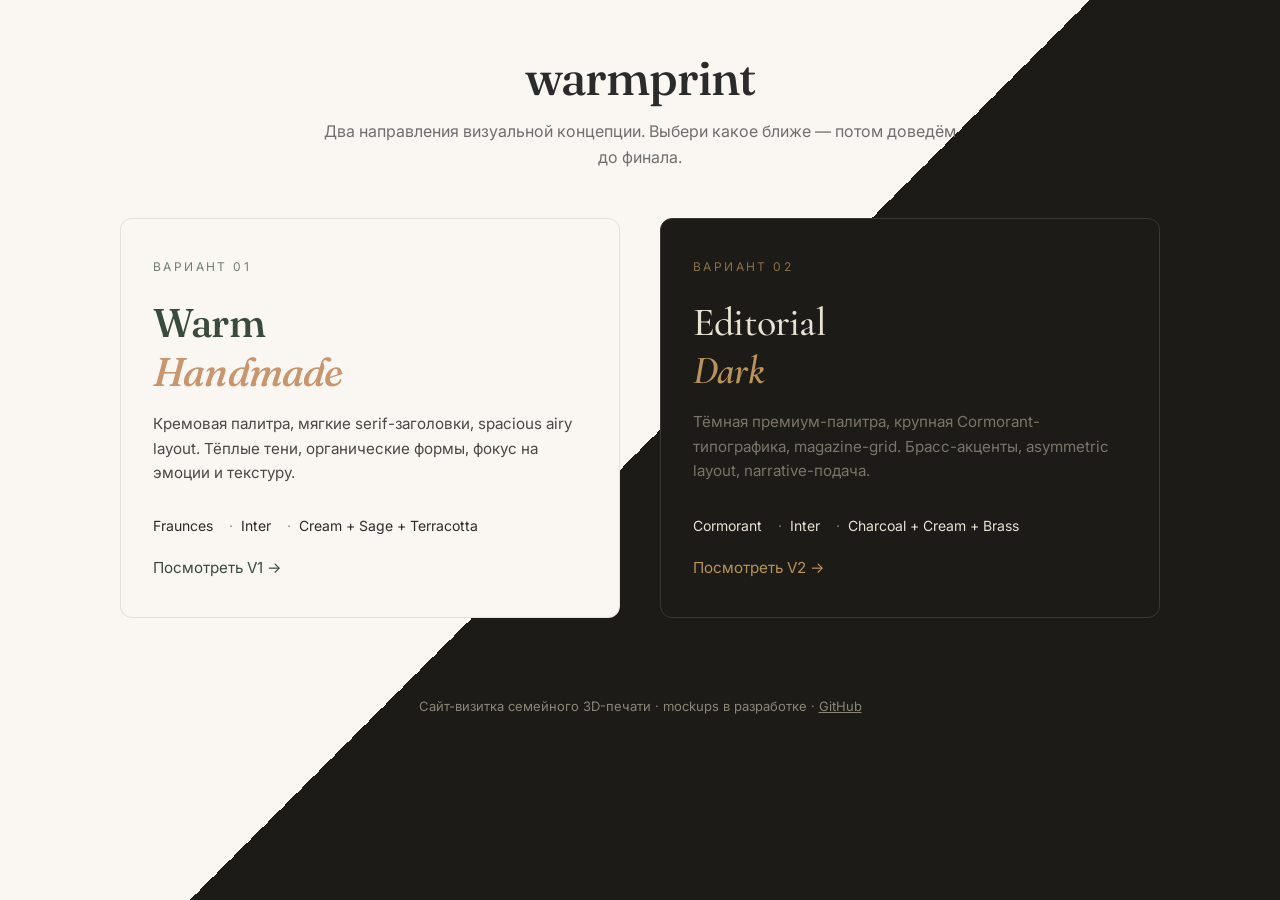
<file: index.html>
<!DOCTYPE html>
<html lang="ru">
<head>
<meta charset="UTF-8">
<meta name="viewport" content="width=device-width, initial-scale=1.0">
<title>warmprint — выбор направления</title>
<meta name="description" content="Два варианта визуальной концепции для сайта-визитки семейного бизнеса 3D-печати.">
<meta name="theme-color" content="#2B2B2B">
<meta name="robots" content="noindex, nofollow">
<link rel="preconnect" href="https://fonts.googleapis.com">
<link rel="preconnect" href="https://fonts.gstatic.com" crossorigin>
<link href="https://fonts.googleapis.com/css2?family=Cormorant+Garamond:wght@500;600&family=Fraunces:ital,opsz,wght@0,9..144,500;0,9..144,600;1,9..144,500&family=Inter:wght@400;500;600&display=swap" rel="stylesheet">
<style>
  *, *::before, *::after { box-sizing: border-box; }
  html, body { margin: 0; padding: 0; }
  body {
    font-family: 'Inter', system-ui, sans-serif;
    min-height: 100vh;
    background: linear-gradient(135deg, #FAF7F2 0%, #FAF7F2 50%, #1C1B17 50%, #1C1B17 100%);
    color: #2B2B2B;
    display: flex;
    flex-direction: column;
    align-items: center;
    padding: 48px 24px;
    gap: 48px;
  }
  header { text-align: center; max-width: 640px; }
  header h1 {
    font-family: 'Fraunces', serif;
    font-weight: 500;
    font-size: clamp(2rem, 4vw + 1rem, 3rem);
    margin: 0 0 12px;
    color: #2B2B2B;
    letter-spacing: -0.02em;
  }
  header p {
    font-size: 1rem;
    line-height: 1.6;
    color: #6F6F6F;
    margin: 0;
  }
  .grid {
    display: grid;
    grid-template-columns: 1fr;
    gap: 32px;
    width: 100%;
    max-width: 1040px;
  }
  @media (min-width: 720px) {
    .grid { grid-template-columns: 1fr 1fr; gap: 40px; }
  }
  .card {
    display: flex;
    flex-direction: column;
    padding: 40px 32px;
    border-radius: 12px;
    text-decoration: none;
    transition: transform 0.25s ease, box-shadow 0.25s ease;
    min-height: 380px;
    position: relative;
    overflow: hidden;
  }
  .card:hover {
    transform: translateY(-4px);
    box-shadow: 0 24px 48px rgba(0, 0, 0, 0.12);
  }
  .card .label {
    font-size: 0.75rem;
    letter-spacing: 0.2em;
    text-transform: uppercase;
    margin-bottom: 24px;
    opacity: 0.7;
  }
  .card h2 {
    font-size: clamp(1.75rem, 2.5vw + 1rem, 2.5rem);
    margin: 0 0 16px;
    letter-spacing: -0.02em;
  }
  .card p {
    font-size: 0.95rem;
    line-height: 1.6;
    margin: 0 0 auto;
    opacity: 0.85;
  }
  .card .meta {
    margin-top: 32px;
    font-size: 0.875rem;
    display: flex;
    flex-wrap: wrap;
    gap: 8px 16px;
  }
  .card .meta span::before { content: "· "; opacity: 0.5; margin-right: 4px; }
  .card .meta span:first-child::before { content: ""; margin: 0; }
  .card .arrow {
    margin-top: 24px;
    font-size: 0.95rem;
    display: inline-flex;
    align-items: center;
    gap: 8px;
    transition: gap 0.2s ease;
  }
  .card:hover .arrow { gap: 12px; }

  /* V1 — warm handmade */
  .v1 {
    background: #FAF7F2;
    color: #2B2B2B;
    border: 1px solid rgba(58, 74, 60, 0.12);
  }
  .v1 h2 { font-family: 'Fraunces', serif; font-weight: 500; color: #3A4A3C; }
  .v1 h2 em { color: #C8956D; font-style: italic; font-weight: 500; }
  .v1 .label { color: #3A4A3C; }
  .v1 .arrow { color: #3A4A3C; }

  /* V2 — editorial dark */
  .v2 {
    background: #1C1B17;
    color: #E8E2D5;
    border: 1px solid #3A3832;
  }
  .v2 h2 { font-family: 'Cormorant Garamond', serif; font-weight: 500; color: #E8E2D5; }
  .v2 h2 em { color: #B8935A; font-style: italic; font-weight: 600; }
  .v2 .label { color: #B8935A; }
  .v2 .arrow { color: #B8935A; }
  .v2 p { color: #8B8578; }

  footer {
    text-align: center;
    color: #8B8578;
    font-size: 0.8125rem;
    padding: 32px 0;
    max-width: 640px;
  }
  footer a { color: inherit; }
</style>
</head>
<body>
  <header>
    <h1>warmprint</h1>
    <p>Два направления визуальной концепции. Выбери какое ближе — потом доведём до финала.</p>
  </header>

  <main class="grid">
    <a href="./mockups/v1-warm-handmade/" class="card v1" aria-label="Открыть вариант V1 — Warm Handmade">
      <span class="label">Вариант 01</span>
      <h2>Warm<br><em>Handmade</em></h2>
      <p>Кремовая палитра, мягкие serif-заголовки, spacious airy layout. Тёплые тени, органические формы, фокус на эмоции и текстуру.</p>
      <div class="meta">
        <span>Fraunces</span>
        <span>Inter</span>
        <span>Cream + Sage + Terracotta</span>
      </div>
      <span class="arrow">Посмотреть V1 →</span>
    </a>

    <a href="./mockups/v2-editorial-dark/" class="card v2" aria-label="Открыть вариант V2 — Editorial Dark Artisan">
      <span class="label">Вариант 02</span>
      <h2>Editorial<br><em>Dark</em></h2>
      <p>Тёмная премиум-палитра, крупная Cormorant-типографика, magazine-grid. Брасс-акценты, asymmetric layout, narrative-подача.</p>
      <div class="meta">
        <span>Cormorant</span>
        <span>Inter</span>
        <span>Charcoal + Cream + Brass</span>
      </div>
      <span class="arrow">Посмотреть V2 →</span>
    </a>
  </main>

  <footer>
    Сайт-визитка семейного 3D-печати · mockups в разработке · <a href="https://github.com/komandoro91-pixel/warmprint">GitHub</a>
  </footer>
</body>
</html>
</file>
